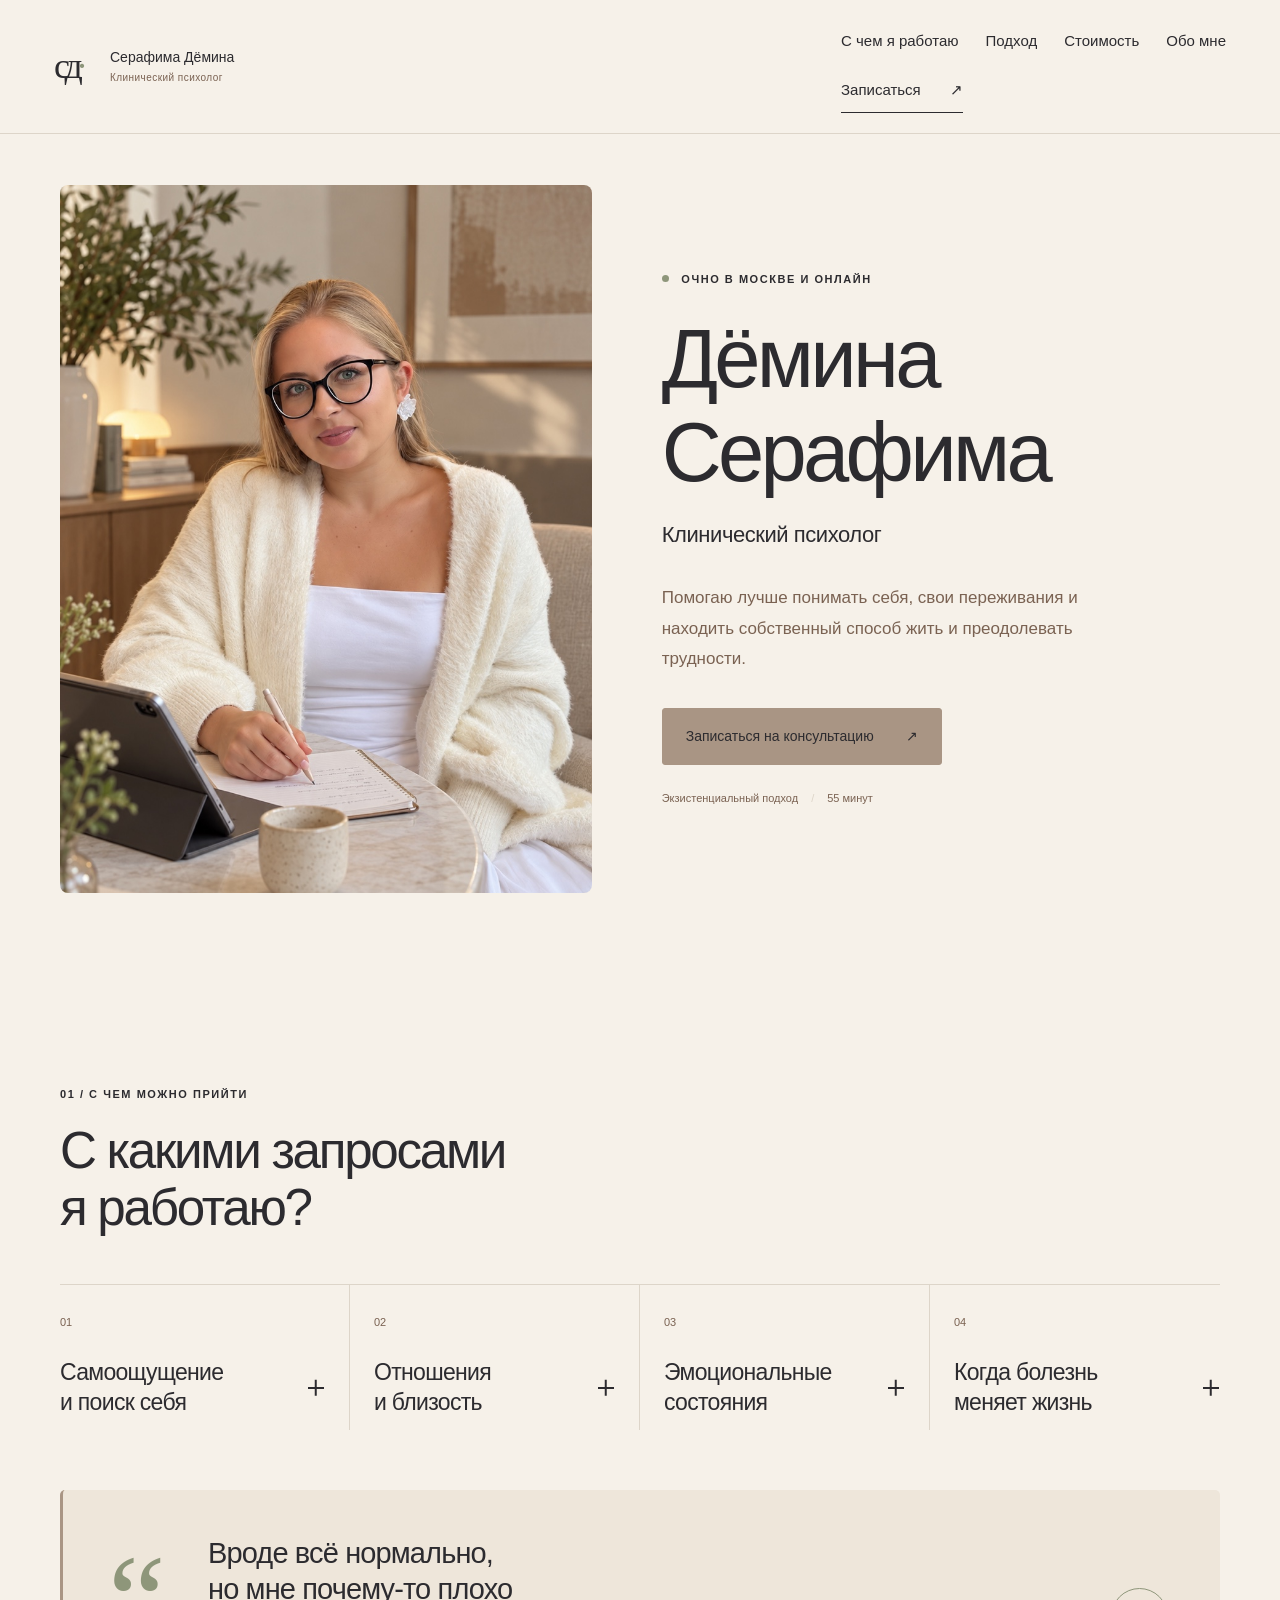
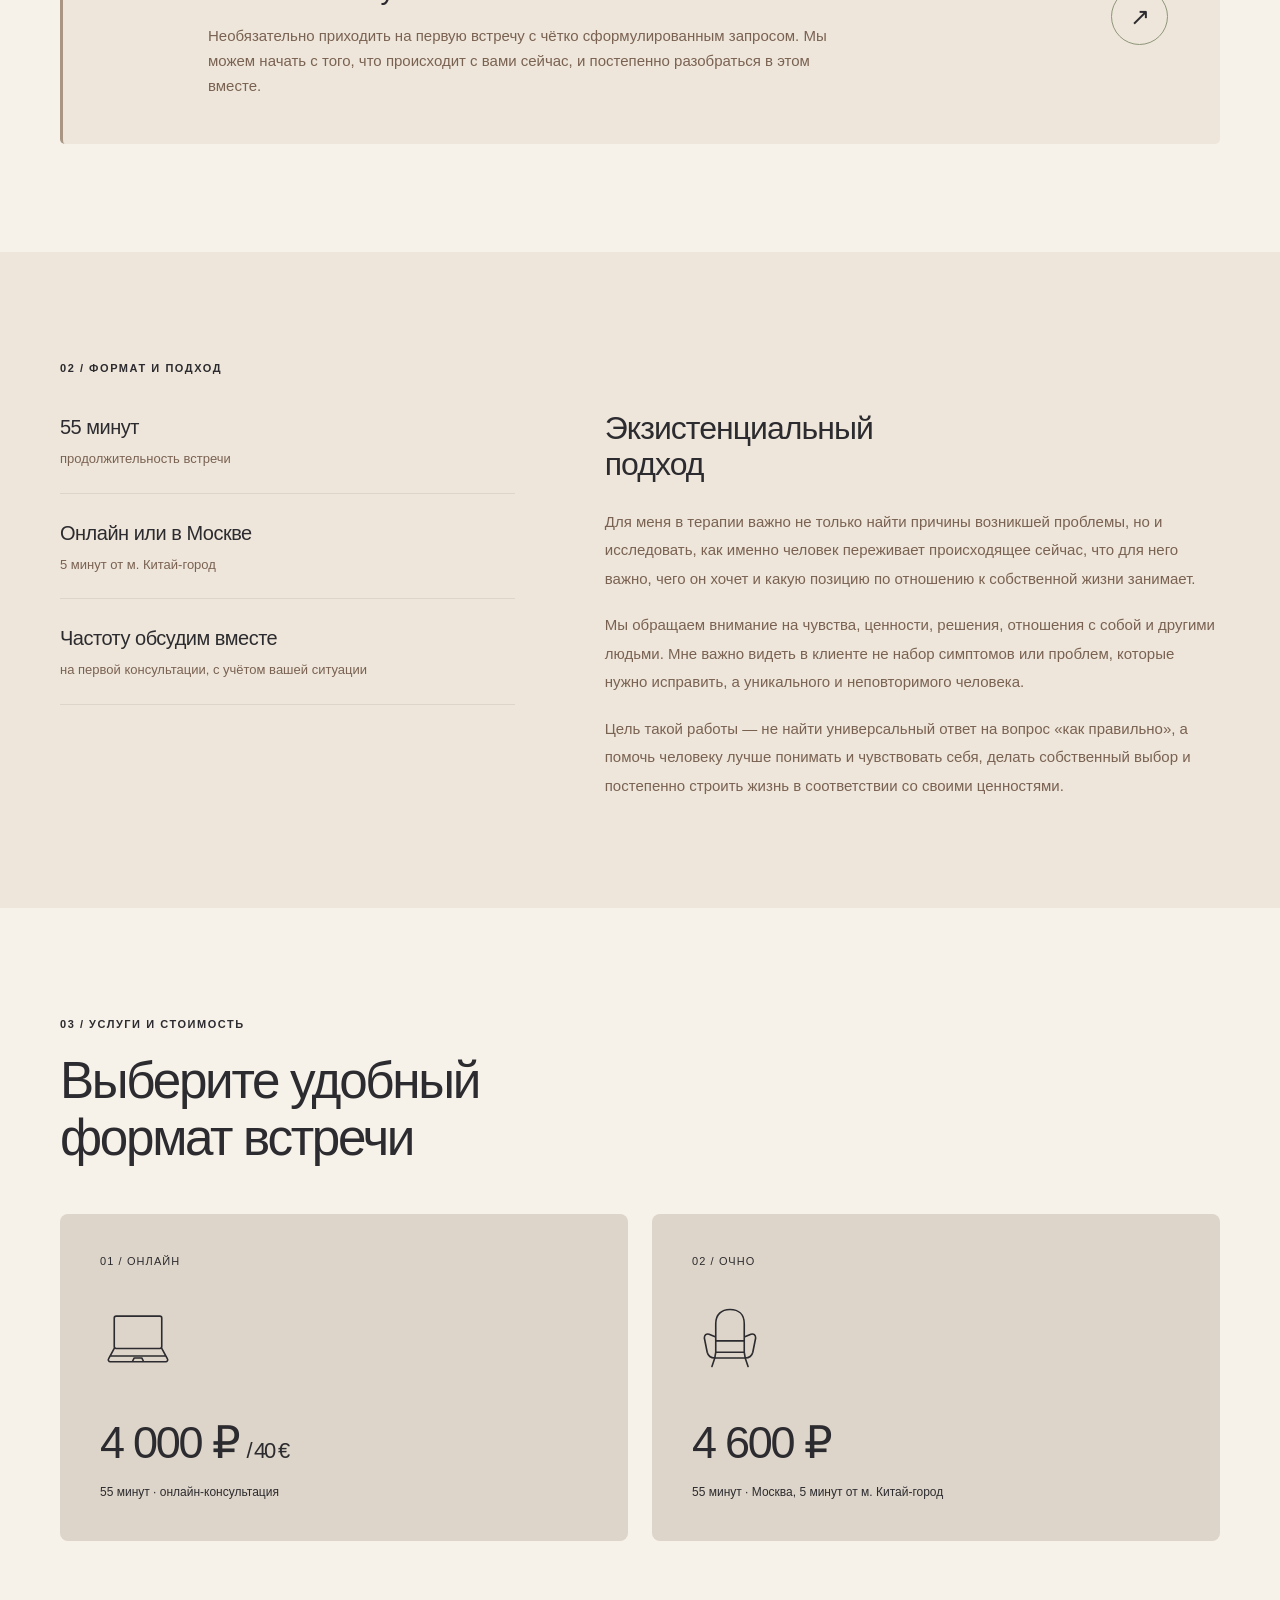
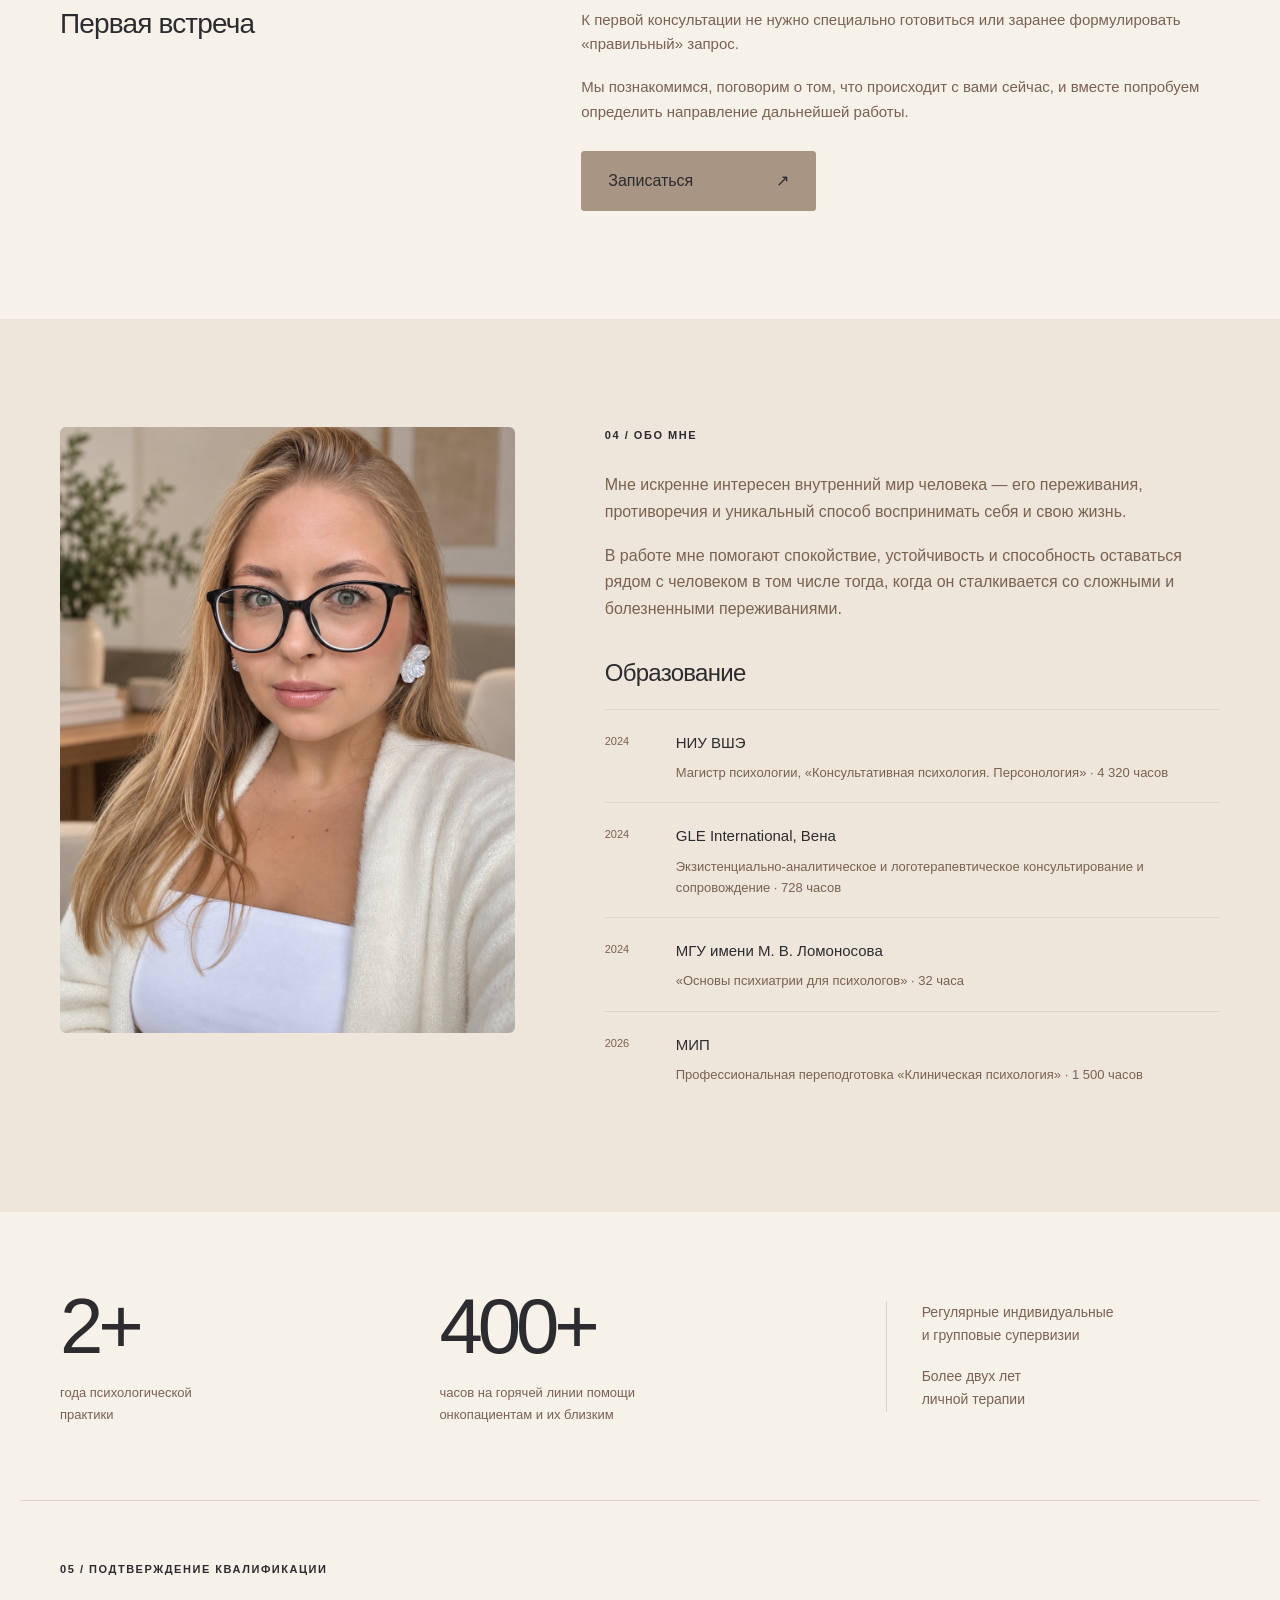
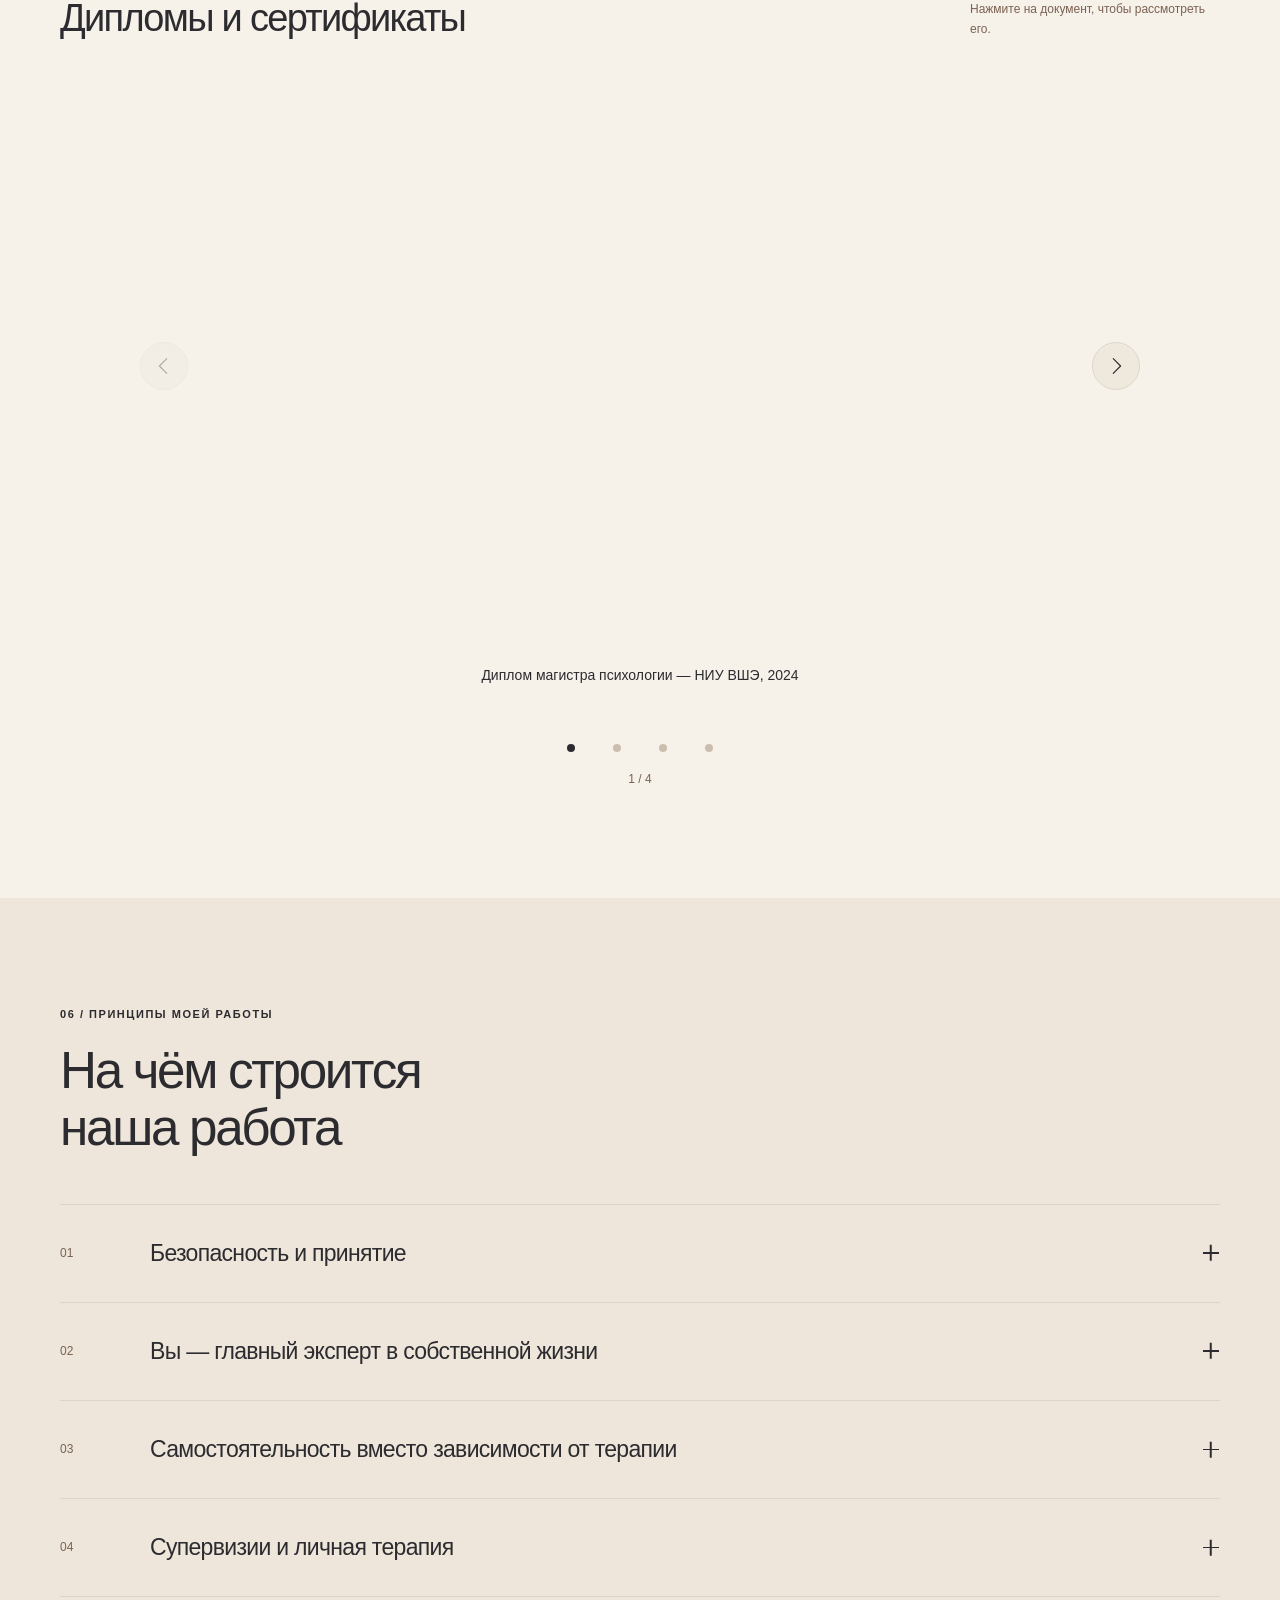
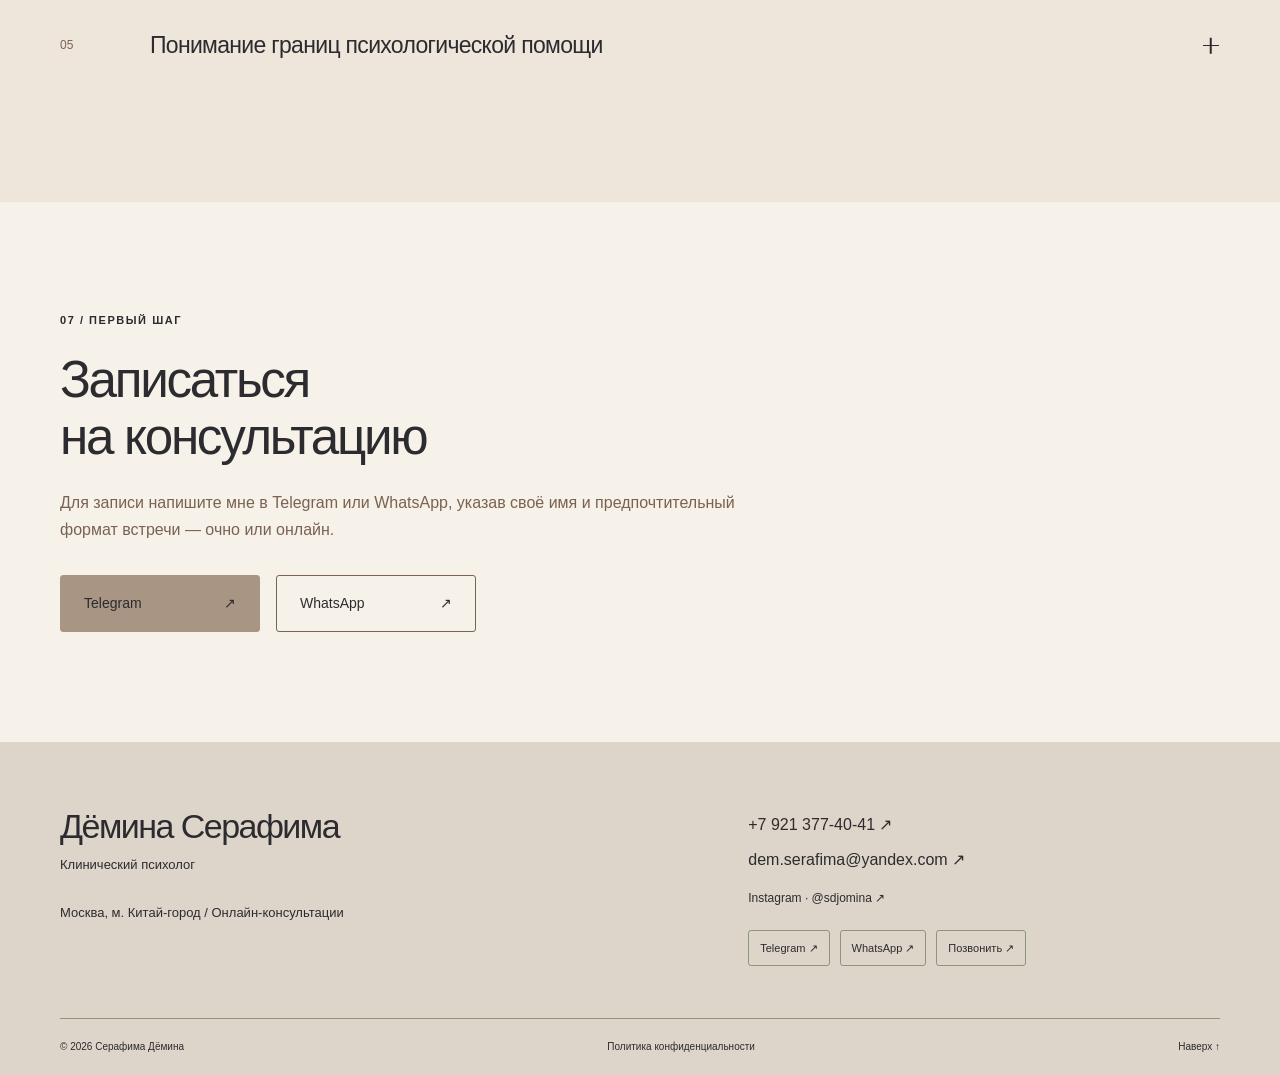
<file: site/index.html>
<!doctype html>
<html lang="ru">
<head>
  <meta charset="utf-8"><meta name="viewport" content="width=device-width,initial-scale=1">
  <title>Серафима Дёмина — клинический психолог</title>
  <meta name="description" content="Серафима Дёмина. Клинический психолог, экзистенциальный подход. Консультации онлайн и в Москве, у метро Китай-город. 55 минут.">
  <meta name="robots" content="index,follow">
  <link rel="canonical" href="https://serafima-demina.com/">
  <meta property="og:url" content="https://serafima-demina.com/">
  <meta name="theme-color" content="#F6F1E9">
  <meta property="og:title" content="Серафима Дёмина — клинический психолог">
  <meta property="og:description" content="Понимать себя и находить собственный способ жить. Очно в Москве и онлайн.">
  <meta property="og:type" content="website">
  <link rel="icon" href="assets/favicon.svg" type="image/svg+xml">
  <link rel="stylesheet" href="style.css"><script src="config.js?v=20261103-launch" defer></script><script src="app.js?v=20261103-launch" defer></script><script src="gallery.js" defer></script>
</head>
<body>
<a class="skip" href="#main">Перейти к содержимому</a>
<header class="header"><div class="header-inner">
  <a class="wordmark" href="#home"><span class="monogram" aria-hidden="true">сд<span>·</span></span><span>Серафима Дёмина<small>Клинический психолог</small></span></a>
  <button type="button" class="menu-toggle" aria-expanded="false" aria-controls="navigation">Меню <span aria-hidden="true">☰</span></button>
  <nav id="navigation" aria-label="Основная навигация"><a href="#requests">С чем я работаю</a><a href="#format">Подход</a><a href="#prices">Стоимость</a><a href="#about">Обо мне</a><a class="nav-cta" href="#booking">Записаться <span aria-hidden="true">↗</span></a></nav>
</div></header>
<main id="main">
<section class="hero wrap" id="home" aria-labelledby="hero-name">
  <div class="hero-visual"><img id="hero-photo" class="portrait" src="assets/serafima-hero.jpg" alt="Серафима Дёмина" width="864" height="1536" fetchpriority="high"><div class="photo-placeholder" id="hero-fallback" hidden><span>Место для фотографии</span></div></div>
  <div class="hero-copy"><p class="eyebrow"><span class="dot"></span> Очно в Москве и онлайн</p><h1 id="hero-name">Дёмина<br>Серафима</h1><p class="profession">Клинический психолог</p><p class="hero-intro">Помогаю лучше понимать себя, свои переживания и находить собственный способ жить и преодолевать трудности.</p><a class="button" href="#booking">Записаться на консультацию <span aria-hidden="true">↗</span></a><div class="hero-meta"><span>Экзистенциальный подход</span><span>55 минут</span></div></div>
</section>
<section class="section wrap" id="requests" aria-labelledby="requests-title">
  <div class="section-heading"><p class="eyebrow">01 / С чем можно прийти</p><h2 id="requests-title">С какими запросами<br>я работаю?</h2></div>
  <div class="requests-grid">
    <article class="request"><h3><button class="request-toggle" type="button" id="request-toggle-01" aria-expanded="false" aria-controls="request-panel-01"><span class="small-number">01</span><span class="request-title">Самоощущение<br> и поиск себя</span><span class="request-icon" aria-hidden="true"></span></button></h3><div class="request-panel" id="request-panel-01" role="region" aria-labelledby="request-toggle-01" inert><div class="request-content"><ul><li>Низкая самооценка</li><li>Непонимание себя</li><li>Сложности с пониманием собственных желаний и целей</li><li>Потеря привычных ориентиров</li><li>Личностные кризисы</li></ul></div></div></article>
    <article class="request"><h3><button class="request-toggle" type="button" id="request-toggle-02" aria-expanded="false" aria-controls="request-panel-02"><span class="small-number">02</span><span class="request-title">Отношения<br> и близость</span><span class="request-icon" aria-hidden="true"></span></button></h3><div class="request-panel" id="request-panel-02" role="region" aria-labelledby="request-toggle-02" inert><div class="request-content"><ul><li>Сложности в отношениях</li><li>Чувство одиночества</li><li>Трудности в понимании себя в отношениях с другими</li></ul></div></div></article>
    <article class="request"><h3><button class="request-toggle" type="button" id="request-toggle-03" aria-expanded="false" aria-controls="request-panel-03"><span class="small-number">03</span><span class="request-title">Эмоциональные<br> состояния</span><span class="request-icon" aria-hidden="true"></span></button></h3><div class="request-panel" id="request-panel-03" role="region" aria-labelledby="request-toggle-03" inert><div class="request-content"><ul><li>Тревога и постоянное внутреннее напряжение</li><li>Эмоциональное выгорание</li><li>Апатия, депрессивные состояния</li></ul></div></div></article>
    <article class="request"><h3><button class="request-toggle" type="button" id="request-toggle-04" aria-expanded="false" aria-controls="request-panel-04"><span class="small-number">04</span><span class="request-title">Когда болезнь<br> меняет жизнь</span><span class="request-icon" aria-hidden="true"></span></button></h3><div class="request-panel" id="request-panel-04" role="region" aria-labelledby="request-toggle-04" inert><div class="request-content"><p>Психологическая поддержка, если вы или ваш близкий столкнулись с онкологическим диагнозом, лечением и связанными с ними изменениями.</p></div></div></article>
  </div>
  <aside class="no-request"><span class="quote-mark" aria-hidden="true">“</span><div><h3>Вроде всё нормально,<br>но мне почему-то плохо</h3><p>Необязательно приходить на первую встречу с чётко сформулированным запросом. Мы можем начать с того, что происходит с вами сейчас, и постепенно разобраться в этом вместе.</p></div><a class="circle-link" href="#booking" aria-label="Перейти к записи на первую встречу">↗</a></aside>
</section>
<section class="approach section" id="format" aria-labelledby="format-title"><div class="wrap">
  <h2 class="eyebrow" id="format-title">02 / Формат и подход</h2>
  <div class="approach-grid"><div class="format-facts"><div><strong>55 минут</strong><span>продолжительность встречи</span></div><div><strong>Онлайн или в Москве</strong><span>5 минут от м. Китай-город</span></div><div><strong>Частоту обсудим вместе</strong><span>на первой консультации, с учётом вашей ситуации</span></div></div>
  <div class="approach-copy"><h3>Экзистенциальный<br>подход</h3><div><p>Для меня в терапии важно не только найти причины возникшей проблемы, но и исследовать, как именно человек переживает происходящее сейчас, что для него важно, чего он хочет и какую позицию по отношению к собственной жизни занимает.</p><p>Мы обращаем внимание на чувства, ценности, решения, отношения с собой и другими людьми. Мне важно видеть в клиенте не набор симптомов или проблем, которые нужно исправить, а уникального и неповторимого человека.</p><p>Цель такой работы — не найти универсальный ответ на вопрос «как правильно», а помочь человеку лучше понимать и чувствовать себя, делать собственный выбор и постепенно строить жизнь в соответствии со своими ценностями.</p></div></div></div>
</div></section>
<section class="section wrap" id="prices" aria-labelledby="prices-title"><div class="section-heading"><p class="eyebrow">03 / Услуги и стоимость</p><h2 id="prices-title">Выберите удобный<br>формат встречи</h2></div><div class="prices-grid">
  <article class="price-card" aria-label="Онлайн-консультация"><div class="price-card-top"><span>01 / Онлайн</span></div><svg class="service-icon" viewBox="0 0 80 80" aria-hidden="true" focusable="false"><rect x="15" y="17" width="50" height="34" rx="2"/><path d="M15 51 9 62a2 2 0 0 0 2 3h58a2 2 0 0 0 2-3l-6-11M11 59h58M34 65l2-4h8l2 4"/></svg><p class="price"><span data-value="onlineRub">4 000 ₽</span><small>/ <span data-value="onlineEur">40 €</span></small></p><p>55 минут · онлайн-консультация</p></article>
  <article class="price-card" aria-label="Очная консультация"><div class="price-card-top"><span>02 / Очно</span></div><svg class="service-icon" viewBox="0 0 80 80" aria-hidden="true" focusable="false"><path d="M25 43V25c0-10 6-15 15-15s15 5 15 15v18M25 39l-7-3c-3-1-5 1-5 4l3 15c1 4 4 6 8 6h32c4 0 7-2 8-6l3-15c0-3-2-5-5-4l-7 3M24 61l-3 9M56 61l3 9M25 43h30v12H25zM25 55l-1 6M55 55l1 6"/></svg><p class="price" data-value="offlineRub">4 600 ₽</p><p>55 минут · Москва, 5 минут от м. Китай-город</p></article>
</div><div class="first-meeting"><h3>Первая встреча</h3><div><p>К первой консультации не нужно специально готовиться или заранее формулировать «правильный» запрос.</p><p>Мы познакомимся, поговорим о том, что происходит с вами сейчас, и вместе попробуем определить направление дальнейшей работы.</p><a class="button first-meeting-cta" href="#booking">Записаться <span aria-hidden="true">↗</span></a></div></div></section>
<section class="section about" id="about" aria-labelledby="about-title"><div class="wrap about-grid"><div class="about-visual"><img id="about-photo" class="portrait" src="assets/serafima-about.jpg" alt="Серафима Дёмина — клинический психолог" width="1086" height="1448" loading="lazy"><div class="photo-placeholder" id="about-fallback" hidden><span>Место для фотографии</span></div></div><div><h2 class="eyebrow" id="about-title">04 / Обо мне</h2><div class="about-intro"><p>Мне искренне интересен внутренний мир человека — его переживания, противоречия и уникальный способ воспринимать себя и свою жизнь.</p><p>В работе мне помогают спокойствие, устойчивость и способность оставаться рядом с человеком в том числе тогда, когда он сталкивается со сложными и болезненными переживаниями.</p></div><h3 class="education-heading">Образование</h3><ol class="education"><li><span>2024</span><div><strong>НИУ ВШЭ</strong><p>Магистр психологии, «Консультативная психология. Персонология» · 4 320 часов</p></div></li><li><span>2024</span><div><strong>GLE International, Вена</strong><p>Экзистенциально-аналитическое и логотерапевтическое консультирование и сопровождение · 728 часов</p></div></li><li><span>2024</span><div><strong>МГУ имени М. В. Ломоносова</strong><p>«Основы психиатрии для психологов» · 32 часа</p></div></li><li><span>2026</span><div><strong>МИП</strong><p>Профессиональная переподготовка «Клиническая психология» · 1 500 часов</p></div></li></ol></div></div></section>
<section class="experience wrap" id="experience" aria-label="Профессиональный опыт"><div class="stat"><strong>2+</strong><p>года психологической<br>практики</p></div><div class="stat"><strong>400+</strong><p>часов на горячей линии помощи<br>онкопациентам и их близким</p></div><div class="experience-notes"><p>Регулярные индивидуальные<br>и групповые супервизии</p><p>Более двух лет<br>личной терапии</p></div></section>
<section class="section wrap certificates" id="certificates" aria-labelledby="cert-title"><div class="section-heading compact"><div><p class="eyebrow">05 / Подтверждение квалификации</p><h2 id="cert-title">Дипломы и сертификаты</h2></div><p id="cert-note">Нажмите на документ, чтобы рассмотреть его.</p></div><div class="document-carousel" id="certificate-carousel" role="region" aria-roledescription="карусель" aria-label="Дипломы и сертификаты" tabindex="0">
  <div class="carousel-stage"><div class="carousel-viewport" id="certificate-viewport"><div class="carousel-track" id="certificate-track"></div></div>
    <button class="carousel-arrow carousel-prev" id="certificate-prev" type="button" aria-label="Предыдущий документ" aria-controls="certificate-track"><svg viewBox="0 0 24 24" aria-hidden="true" focusable="false"><path d="M15 4 7 12l8 8"/></svg></button>
    <button class="carousel-arrow carousel-next" id="certificate-next" type="button" aria-label="Следующий документ" aria-controls="certificate-track"><svg viewBox="0 0 24 24" aria-hidden="true" focusable="false"><path d="M15 4 7 12l8 8"/></svg></button>
  </div><div class="carousel-pagination" id="certificate-pagination" role="group" aria-label="Выбрать документ"></div>
  <p class="carousel-counter" id="certificate-counter" aria-live="polite" aria-atomic="true"></p>
</div></section>
<section class="section principles" id="principles" aria-labelledby="principles-title"><div class="wrap"><div class="section-heading"><p class="eyebrow">06 / Принципы моей работы</p><h2 id="principles-title">На чём строится<br>наша работа</h2></div><div class="principle-list">
<article><h3><button class="principle-toggle" id="principle-toggle-1" type="button" aria-expanded="false" aria-controls="principle-panel-1"><span class="principle-number">01</span><span class="principle-title">Безопасность и принятие</span><span class="request-icon" aria-hidden="true"></span></button></h3><div class="principle-panel request-panel" id="principle-panel-1" role="region" aria-labelledby="principle-toggle-1" inert><div class="request-content"><div class="principle-copy"><p>Мне важно создать пространство, в котором можно говорить о сложных, противоречивых и уязвимых переживаниях без страха оценки.</p></div></div></div></article>
<article><h3><button class="principle-toggle" id="principle-toggle-2" type="button" aria-expanded="false" aria-controls="principle-panel-2"><span class="principle-number">02</span><span class="principle-title">Вы — главный эксперт в собственной жизни</span><span class="request-icon" aria-hidden="true"></span></button></h3><div class="principle-panel request-panel" id="principle-panel-2" role="region" aria-labelledby="principle-toggle-2" inert><div class="request-content"><div class="principle-copy"><p>Я не считаю, что психолог знает, как «правильно» жить. Моя задача — сопровождать вас в исследовании себя, помогая находить собственные ответы.</p></div></div></div></article>
<article><h3><button class="principle-toggle" id="principle-toggle-3" type="button" aria-expanded="false" aria-controls="principle-panel-3"><span class="principle-number">03</span><span class="principle-title">Самостоятельность вместо зависимости от терапии</span><span class="request-icon" aria-hidden="true"></span></button></h3><div class="principle-panel request-panel" id="principle-panel-3" role="region" aria-labelledby="principle-toggle-3" inert><div class="request-content"><div class="principle-copy"><p>Я рассматриваю терапию как процесс, у которого может быть завершение. Мне важно, чтобы со временем человек всё меньше нуждался в моей поддержке и всё больше мог опираться на собственное понимание себя, свои решения и внутренние ресурсы.</p></div></div></div></article>
<article><h3><button class="principle-toggle" id="principle-toggle-4" type="button" aria-expanded="false" aria-controls="principle-panel-4"><span class="principle-number">04</span><span class="principle-title">Супервизии и личная терапия</span><span class="request-icon" aria-hidden="true"></span></button></h3><div class="principle-panel request-panel" id="principle-panel-4" role="region" aria-labelledby="principle-toggle-4" inert><div class="request-content"><div class="principle-copy"><p>Я регулярно прохожу супервизии и более двух лет нахожусь в личной терапии. Это часть моей профессиональной ответственности и способ сохранять качество и безопасность работы.</p></div></div></div></article>
<article><h3><button class="principle-toggle" id="principle-toggle-5" type="button" aria-expanded="false" aria-controls="principle-panel-5"><span class="principle-number">05</span><span class="principle-title">Понимание границ психологической помощи</span><span class="request-icon" aria-hidden="true"></span></button></h3><div class="principle-panel request-panel" id="principle-panel-5" role="region" aria-labelledby="principle-toggle-5" inert><div class="request-content"><div class="principle-copy"><p>Клиническая подготовка позволяет мне учитывать возможные проявления психических расстройств и работать с клиентами, имеющими психиатрический диагноз, когда психологическая помощь показана.</p><p>Если я вижу, что одной психотерапии недостаточно, я скажу об этом и предложу консультацию врача. При необходимости готова работать в паре с психиатром или неврологом.</p><p>Для меня важно не продолжать терапию бесконечно, если выбранный формат помощи не работает или его недостаточно.</p></div></div></div></article>
</div></div></section>
<section class="section wrap booking" id="booking" aria-labelledby="booking-title">
  <p class="eyebrow">07 / Первый шаг</p>
  <h2 id="booking-title">Записаться<br>на консультацию</h2>
  <p class="booking-intro">Для записи напишите мне в Telegram или WhatsApp, указав своё имя и предпочтительный формат встречи — очно или онлайн.</p>
  <div class="booking-actions"><a class="button" data-contact="telegram" href="https://t.me/Serafima99" target="_blank" rel="noopener noreferrer">Telegram <span aria-hidden="true">↗</span></a><a class="button button-outline" data-contact="whatsapp" href="https://wa.me/79213774041" target="_blank" rel="noopener noreferrer">WhatsApp <span aria-hidden="true">↗</span></a></div>
</section>
</main>
<footer class="footer" id="contacts"><div class="wrap"><div class="footer-main"><div><h2>Дёмина Серафима</h2><p>Клинический психолог</p><p>Москва, м. Китай-город / Онлайн-консультации</p></div><div class="contact-list"><a data-contact="phone" href="tel:+79213774041">+7 921 377-40-41 ↗</a><a data-contact="email" href="mailto:dem.serafima@yandex.com">dem.serafima@yandex.com ↗</a><a data-contact="instagram" href="https://www.instagram.com/sdjomina/" target="_blank" rel="noopener noreferrer">Instagram · @sdjomina ↗</a><div class="footer-buttons"><a data-contact="telegram" href="https://t.me/Serafima99" target="_blank" rel="noopener noreferrer">Telegram ↗</a><a data-contact="whatsapp" href="https://wa.me/79213774041" target="_blank" rel="noopener noreferrer">WhatsApp ↗</a><a data-contact="phone" href="tel:+79213774041">Позвонить ↗</a></div></div></div><div class="footer-bottom"><span>© 2026 Серафима Дёмина</span><a href="privacy.html">Политика конфиденциальности</a><a href="#home">Наверх ↑</a></div></div></footer>

<dialog id="image-dialog" aria-label="Дипломы и сертификаты — увеличенный просмотр">
  <div class="lightbox-toolbar"><span id="lightbox-counter" class="lightbox-counter"></span><div class="zoom-controls" role="group" aria-label="Масштаб документа"><button type="button" id="zoom-out" aria-label="Уменьшить документ">−</button><button type="button" id="zoom-reset" aria-label="Сбросить масштаб">100%</button><button type="button" id="zoom-in" aria-label="Увеличить документ">+</button></div><button class="lightbox-close" type="button" data-close aria-label="Закрыть документ">×</button></div>
  <div class="lightbox-stage"><div class="lightbox-viewport" id="lightbox-viewport"><div class="lightbox-track" id="lightbox-track"></div></div><button class="carousel-arrow carousel-prev" id="lightbox-prev" type="button" aria-label="Предыдущий документ" aria-controls="lightbox-track"><svg viewBox="0 0 24 24" aria-hidden="true" focusable="false"><path d="M15 4 7 12l8 8"/></svg></button><button class="carousel-arrow carousel-next" id="lightbox-next" type="button" aria-label="Следующий документ" aria-controls="lightbox-track"><svg viewBox="0 0 24 24" aria-hidden="true" focusable="false"><path d="M15 4 7 12l8 8"/></svg></button></div>
  <div class="lightbox-footer"><p id="lightbox-caption" aria-live="polite" aria-atomic="true"></p><p class="lightbox-hint">Увеличивайте кнопками или двумя пальцами. Увеличенный документ можно перемещать.</p></div>
</dialog>
</body></html>
</file>
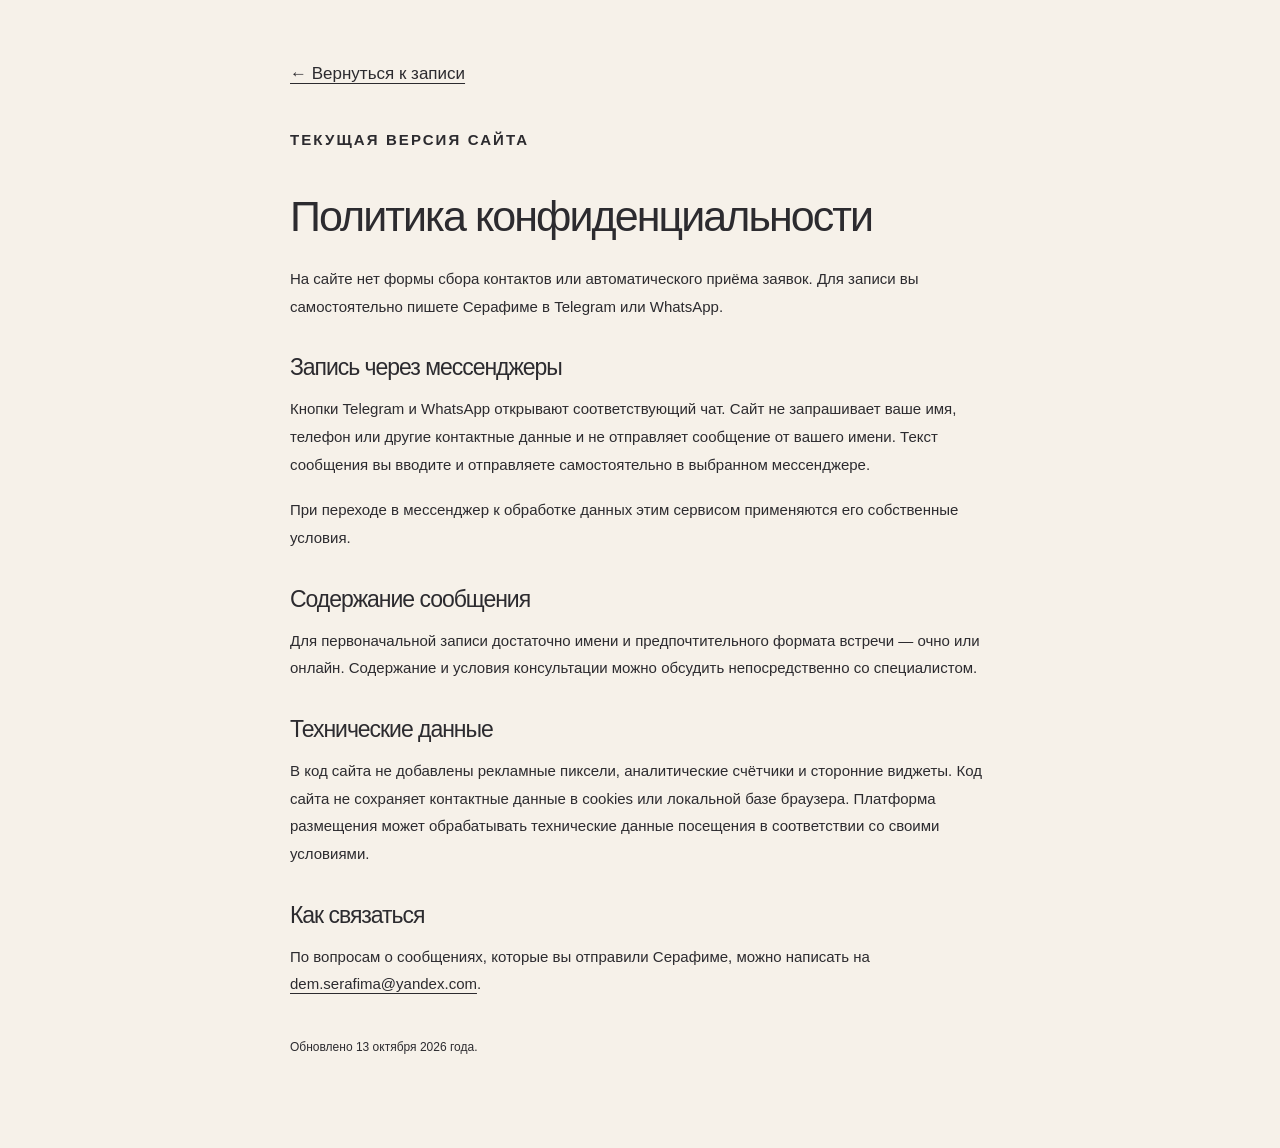
<file: site/privacy.html>
<!doctype html>
<html lang="ru"><head><meta charset="utf-8"><meta name="viewport" content="width=device-width,initial-scale=1"><meta name="robots" content="noindex,nofollow"><title>Конфиденциальность — Серафима Дёмина</title><link rel="stylesheet" href="style.css"><link rel="icon" href="assets/favicon.svg" type="image/svg+xml"></head>
<body><main class="policy"><a href="index.html#booking">← Вернуться к записи</a><p class="eyebrow" style="margin-top:38px">Текущая версия сайта</p><h1>Политика конфиденциальности</h1>
<p>На сайте нет формы сбора контактов или автоматического приёма заявок. Для записи вы самостоятельно пишете Серафиме в Telegram или WhatsApp.</p>
<h2>Запись через мессенджеры</h2><p>Кнопки Telegram и WhatsApp открывают соответствующий чат. Сайт не запрашивает ваше имя, телефон или другие контактные данные и не отправляет сообщение от вашего имени. Текст сообщения вы вводите и отправляете самостоятельно в выбранном мессенджере.</p><p>При переходе в мессенджер к обработке данных этим сервисом применяются его собственные условия.</p>
<h2>Содержание сообщения</h2><p>Для первоначальной записи достаточно имени и предпочтительного формата встречи — очно или онлайн. Содержание и условия консультации можно обсудить непосредственно со специалистом.</p>
<h2>Технические данные</h2><p>В код сайта не добавлены рекламные пиксели, аналитические счётчики и сторонние виджеты. Код сайта не сохраняет контактные данные в cookies или локальной базе браузера. Платформа размещения может обрабатывать технические данные посещения в соответствии со своими условиями.</p>
<h2>Как связаться</h2><p>По вопросам о сообщениях, которые вы отправили Серафиме, можно написать на <a href="mailto:dem.serafima@yandex.com">dem.serafima@yandex.com</a>.</p>
<p style="margin-top:38px;font-size:12px">Обновлено 13 октября 2026 года.</p></main></body></html>
</file>
<file: site/style.css>
:root{--paper:#f6f1e9;--surface:#eee6da;--card:#ddd5c9;--sand:#ccbeae;--ink:#2c2b2f;--muted:#7a6252;--line:#ddd5c9;--olive:#8e967a;--sage:#ddd5c9;--blush:#a99584;--peach:#ccbeae;--photo:#eee6da;--green:#a99584;--green-hover:#7a6252;--header-height:100px;--radius:8px;--width:1240px}
*{box-sizing:border-box}
html{scroll-behavior:smooth;scroll-padding-top:calc(var(--header-height) + 24px)}
body{margin:0;background:var(--paper);color:var(--ink);font-family:"Manrope", "Avenir Next", "Segoe UI",Arial,sans-serif;font-size:17px;line-height:1.65;-webkit-font-smoothing:antialiased}
h1,h2,h3,p{margin:0}
a{color:inherit;text-decoration:none}
button,input,textarea{font:inherit}
button,a,input,textarea{-webkit-tap-highlight-color:transparent}
a,button{touch-action:manipulation}
button{cursor:pointer}
button:disabled{cursor:wait}
img{display:block;max-width:100%}
button:focus-visible,a:focus-visible,input:focus-visible,textarea:focus-visible{outline:3px solid var(--ink);outline-offset:5px}
a:hover{color:var(--ink)}
p+p{margin-top:18px}
h1,h2,h3{font-weight:400;letter-spacing:-.045em;line-height:1.12}
h1{font-size:clamp(56px,6.5vw,92px)}
h2{font-size:clamp(34px,4vw,52px)}
h3{font-size:27px;letter-spacing:-.03em}
ul{padding-left:18px;margin:22px 0 0}
li+li{margin-top:8px}
li::marker{color:var(--olive)}
.wrap{max-width:var(--width);padding-inline:40px;margin:auto}
.section{padding-top:108px;padding-bottom:108px}
.eyebrow{text-transform:uppercase;letter-spacing:.14em;font-size:11px;font-weight:600;line-height:1.6}
.dot{width:7px;height:7px;background:var(--olive);border-radius:50%;display:inline-block;margin:0 8px 1px 0}
.review-bar{min-height:34px;background:var(--surface);position:relative;text-align:center;padding:7px 44px;font-size:11px;line-height:20px;color:var(--muted)}
.review-bar span{opacity:.85;margin-left:20px}
.review-bar button{position:absolute;right:20px;top:0;border:0;background:transparent;font-size:22px;color:inherit;min-width:34px;min-height:34px}
.header{position:sticky;top:0;z-index:20;background:var(--paper);border-bottom:1px solid var(--line)}
.wordmark{display:flex;align-items:center;gap:13px;font-size:14px;line-height:1.3}
.wordmark small{font-size:10px;color:var(--muted);display:block;margin-top:5px;letter-spacing:.045em}
.monogram{font-family:Georgia,serif;font-size:36px;letter-spacing:-.15em;display:block;width:43px}
.monogram span{color:var(--olive)}
.header nav{display:grid;grid-template-columns:repeat(4,max-content);align-items:center;gap:6px 27px;font-size:15px}
.header nav a{white-space:nowrap}
.header nav .nav-cta{grid-column:1/-1;justify-self:start}
.header nav a{padding-block:9px}
.nav-cta{border-bottom:1px solid var(--ink)}
.nav-cta span{margin-left:25px}
.menu-toggle{display:none}
.hero{display:grid;grid-template-columns:1fr 1.05fr;gap:70px;padding-top:51px;padding-bottom:85px;align-items:center}
.hero-copy{grid-column:2;grid-row:1}
.hero-visual{grid-column:1;grid-row:1}
.hero .eyebrow{margin-bottom:24px}
.profession{font-size:22px;margin-top:18px;letter-spacing:-.02em}
.hero-intro{max-width:475px;margin-top:30px;font-size:17px;color:var(--muted);line-height:1.8}
.button{display:inline-flex;align-items:center;justify-content:space-between;gap:32px;border:1px solid var(--green);border-radius:3px;background:var(--green);color:var(--ink);padding:17px 23px;font-size:14px;line-height:1.5;transition:background .2s,color .2s,transform .2s}
.button:hover{background:var(--green-hover);color:var(--paper);transform:translateY(-1px)}
.hero .button{margin-top:33px}
.hero-meta{display:flex;flex-wrap:wrap;gap:13px;font-size:11px;color:var(--muted);margin-top:24px}
.hero-meta span+span:before{content:"/";margin-right:13px;color:var(--line)}
.hero-visual{position:relative;align-self:center;width:100%;aspect-ratio:3/4;overflow:hidden;border-radius:var(--radius)}
.portrait{position:absolute;inset:0;width:100%;height:100%;object-fit:cover;object-position:center 30%}
.section-heading{margin-bottom:47px}
.section-heading h2{margin-top:18px}
.section-heading>p:last-child:not(.eyebrow){margin-top:24px;color:var(--muted)}
.requests-grid{display:grid;grid-template-columns:repeat(4,1fr);gap:0;border-top:1px solid var(--line)}
.request{padding:28px 24px 12px;border-right:1px solid var(--line)}
.request:first-child{padding-left:0}
.request:last-child{border:0;padding-right:0}
.small-number{font-size:11px;color:var(--muted)}
.request h3{font-size:23px;line-height:1.3;margin-top:27px;min-height:60px}
.request p,.request ul{font-size:14px;color:var(--muted);line-height:1.8}
.request p{margin-top:22px}
/* Request accordions retain the existing card grid and typography. */
.request h3{margin-top:0;min-height:0}
.request-toggle{display:grid;grid-template-columns:minmax(0,1fr) 18px;gap:27px 12px;align-items:center;width:100%;min-height:44px;padding:0;border:0;border-radius:0;background:transparent;color:inherit;font:inherit;letter-spacing:inherit;line-height:inherit;text-align:left}
.request-toggle .small-number{grid-column:1/-1;font-weight:400;letter-spacing:normal;line-height:1.65}
.request-title{min-width:0;min-height:60px;overflow-wrap:anywhere}
.request-icon{position:relative;display:block;width:18px;height:18px}
.request-icon::before,.request-icon::after{content:"";position:absolute;background:currentColor;inset:8.25px 1px;height:1.5px}
.request-icon::after{transform:rotate(90deg);transition:transform 320ms ease-in-out,opacity 320ms ease-in-out}
.request-toggle[aria-expanded="true"] .request-icon::after,.principle-toggle[aria-expanded="true"] .request-icon::after{transform:rotate(0);opacity:0}
.request-panel{display:grid;grid-template-rows:0fr;opacity:0;visibility:hidden;transition:grid-template-rows 320ms ease-in-out,opacity 320ms ease-in-out,visibility 320ms;overflow-anchor:none}
.request-panel.is-open{grid-template-rows:1fr;opacity:1;visibility:visible}
.request-content{min-height:0;overflow:hidden}
.no-request{display:grid;grid-template-columns:70px 1fr 64px;align-items:center;gap:30px;margin-top:60px;padding:45px;background:var(--surface);border-left:3px solid var(--blush);border-radius:5px}
.quote-mark{font-family:Georgia,serif;font-size:130px;line-height:1;align-self:start;color:var(--olive)}
.no-request h3{font-size:29px;line-height:1.25}
.no-request p{margin-top:17px;max-width:650px;font-size:15px;color:var(--muted)}
.circle-link{display:flex;width:57px;height:57px;align-items:center;justify-content:center;border:1px solid var(--olive);border-radius:50%;font-size:24px}
.approach{background:var(--surface)}
.format-facts{padding-top:0}
.format-facts>div{padding:0 0 23px;margin-bottom:23px;border-bottom:1px solid var(--line)}
.format-facts strong{display:block;font-size:20px;font-weight:400;letter-spacing:-.025em}
.format-facts span{display:block;margin-top:4px;font-size:13px;color:var(--muted)}
.prices-grid{display:grid;grid-template-columns:1fr 1fr;gap:24px}
.price-card{padding:38px 40px;background:var(--card);border-radius:var(--radius)}
.price-card-top{display:flex;justify-content:space-between;font-size:11px;text-transform:uppercase;letter-spacing:.1em}
.service-icon{display:block;width:76px;height:76px;margin-top:30px;fill:none;stroke:var(--ink);stroke-width:1.7;stroke-linecap:round;stroke-linejoin:round}
.price{font-size:45px;line-height:1.2;letter-spacing:-.05em;margin-top:40px}
.price small{font-size:22px;margin-left:8px;color:var(--muted)}
.price-card>p:not(.price){font-size:12px;margin-top:13px;color:var(--muted)}
.button-outline{background:transparent;color:var(--ink);border-color:var(--muted)}
.button-outline:hover{background:var(--peach);color:var(--ink)}
.first-meeting{display:grid;grid-template-columns:1fr 1.4fr;gap:65px;padding:47px 0 0;margin-top:20px}
.first-meeting h3{font-size:28px}
.first-meeting p{font-size:15px;color:var(--muted)}
.text-link{display:inline-block;font-size:14px;text-decoration:underline;text-underline-offset:5px}
.about{background:var(--surface)}
.about-grid{display:grid;grid-template-columns:.85fr 1.15fr;gap:90px}
.about-intro{font-size:16px;color:var(--muted);margin-top:28px}
.about-visual{align-self:start;position:relative;width:100%;aspect-ratio:3/4;overflow:hidden;border-radius:6px}
.education-heading{margin-top:38px;font-size:24px}
.education{list-style:none;margin:22px 0 0;padding:0}
.education li{display:grid;grid-template-columns:47px 1fr;gap:24px;padding:19px 0;border-top:1px solid var(--line);margin:0}
.education li>span{font-size:11px;color:var(--muted);padding-top:3px}
.education strong{font-size:15px;font-weight:500}
.education p{font-size:13px;color:var(--muted);margin-top:5px;line-height:1.65}
.experience{display:grid;grid-template-columns:1fr 1.2fr 1fr;gap:45px;padding-top:75px;padding-bottom:75px}
.stat strong{font-size:78px;font-weight:400;letter-spacing:-.065em;line-height:1}
.stat p{margin-top:17px;font-size:13px;color:var(--muted);line-height:1.65}
.experience-notes{border-left:1px solid var(--line);padding-left:35px;align-self:center;font-size:14px;color:var(--muted)}
.certificates{padding-top:60px;border-top:1px solid var(--line)}
.compact{display:flex;justify-content:space-between;gap:50px;align-items:end}
.compact h2{font-size:38px}
.compact>p{font-size:12px;max-width:250px}
/* Documents share one fixed-size stage, independent of their proportions. */
.document-carousel{max-width:1000px;margin:auto;outline-offset:8px}
.carousel-stage{position:relative}
.carousel-viewport{overflow:hidden;touch-action:pan-y pinch-zoom}
.carousel-track,.lightbox-track{display:flex;width:100%;transition:transform 350ms ease-in-out;will-change:transform}
.certificate-slide{flex:0 0 100%;min-width:0;margin:0}
.certificate-button{display:block;width:100%;height:clamp(240px,53vw,560px);min-width:0;padding:12px 58px;border:0;background:transparent;color:var(--ink);cursor:zoom-in}
.certificate-button picture,.certificate-button img{display:block;width:100%;height:100%;object-fit:contain}
.certificate-button:focus-visible{outline-offset:-4px}
.certificate-slide figcaption{min-height:72px;padding:18px 12px 8px;text-align:center;font-size:14px;line-height:1.65;color:var(--ink);overflow-wrap:anywhere}
.carousel-arrow{position:absolute;top:calc((clamp(240px,53vw,560px) - 48px)/2);display:grid;place-items:center;width:48px;height:48px;padding:12px;border:1px solid var(--line);border-radius:50%;background:#eee6dacc;color:var(--ink)}
.carousel-prev{left:0}
.carousel-next{right:0}
.carousel-arrow svg{width:22px;height:22px;fill:none;stroke:currentColor;stroke-width:1.25;stroke-linecap:round;stroke-linejoin:round}
.carousel-next svg{transform:rotate(180deg)}
.carousel-arrow:hover:not(:disabled){background:var(--surface)}
.carousel-arrow:disabled{opacity:.35;cursor:default}
.carousel-pagination{display:flex;justify-content:center;gap:2px;margin-top:8px}
.carousel-dot{display:grid;place-items:center;width:44px;height:44px;padding:0;border:0;background:transparent;color:var(--sand)}
.carousel-dot::before{content:"";width:8px;height:8px;border-radius:50%;background:currentColor;transition:background 350ms ease-in-out}
.carousel-dot[aria-current="true"]{color:var(--ink)}
.carousel-counter{text-align:center;font-size:12px;color:var(--muted);min-height:20px}
.principles{background:var(--surface)}
.principle-list article{border-top:1px solid var(--line);overflow-anchor:none}
.principle-toggle{display:grid;grid-template-columns:55px minmax(0,1fr) 18px;align-items:center;gap:35px;width:100%;min-height:44px;padding:33px 0;border:0;border-radius:0;background:transparent;color:inherit;font:inherit;letter-spacing:inherit;line-height:inherit;text-align:left}
.principle-number{font-size:12px;font-weight:400;color:var(--muted);letter-spacing:normal;line-height:1.65;align-self:start;padding-top:6px}
.principle-title{min-width:0;overflow-wrap:anywhere}
.principle-panel{padding-left:90px}
.principle-copy{padding-bottom:33px;max-width:850px}
.principle-list h3{font-size:23px;line-height:1.35}
.principle-list p{font-size:14px;line-height:1.9;color:var(--muted)}
.booking{padding-top:110px;padding-bottom:110px}
.booking h2{margin-top:21px}
.booking-intro{font-size:16px;color:var(--muted);margin-top:25px;max-width:700px}
.booking-actions{display:flex;flex-wrap:wrap;gap:16px;margin-top:32px}
.booking-actions .button{min-width:200px;min-height:56px}
.privacy-link{display:inline-block;font-size:11px;margin-top:9px;text-decoration:underline;text-underline-offset:4px}
.footer{background:var(--sage);padding-top:65px;padding-bottom:20px}
.footer-main{display:grid;grid-template-columns:1.3fr 1fr;gap:75px;padding-bottom:52px}
.footer h2{font-size:34px;margin-top:0}
.footer-main>div>p:not(.eyebrow){font-size:13px;color:var(--muted);margin-top:9px}
.footer-main>div>p:last-child{margin-top:27px}
.contact-list>a{display:block;font-size:16px;line-height:2.2}
.contact-list>a:nth-child(3){font-size:12px;margin-top:8px}
.footer-buttons{display:flex;gap:10px;flex-wrap:wrap;margin-top:18px}
.footer-buttons a{font-size:11px;border:1px solid var(--olive);padding:8px 11px;border-radius:3px}
.footer-bottom{border-top:1px solid var(--olive);padding-top:20px;display:flex;justify-content:space-between;gap:15px;font-size:10px;color:var(--muted)}
.skip{position:fixed;top:0;left:20px;transform:translateY(-120%);padding:15px;background:var(--paper);z-index:99}
.skip:focus{transform:translateY(0)}
.sr-only{position:absolute;width:1px;height:1px;margin:-1px;overflow:hidden;clip:rect(0,0,0,0)}
dialog{border:0;border-radius:8px;padding:0;background:var(--paper);color:var(--ink);max-width:600px;width:calc(100% - 32px);max-height:90svh;box-shadow:0 25px 100px #2c2b2f33}
dialog::backdrop{background:#2c2b2f80;backdrop-filter:blur(4px)}
.dialog-close{position:absolute;right:13px;top:8px;background:transparent;border:0;font-size:30px;color:inherit;min-width:44px;min-height:44px}
#image-dialog{max-width:none;max-height:none;width:100%;height:100vh;height:100dvh;margin:0;padding:18px 24px;border-radius:0;background:var(--paper);box-shadow:none;overflow:hidden;overscroll-behavior:contain}
#image-dialog[open]{display:grid;grid-template-rows:auto minmax(0,1fr) auto;gap:14px}
#image-dialog::backdrop{background:var(--paper);backdrop-filter:none}
.lightbox-toolbar{display:flex;align-items:center;justify-content:space-between;gap:12px;min-height:44px}
.lightbox-counter{min-width:44px;font-size:13px}
.zoom-controls{display:flex;align-items:center;gap:4px}
.zoom-controls button,.lightbox-close{min-width:44px;min-height:44px;padding:6px;border:0;background:transparent;color:var(--ink);font-size:23px;line-height:1}
#zoom-reset{min-width:65px;font-size:13px}
.zoom-controls button:disabled{opacity:.35;cursor:default}
.lightbox-close{font-size:32px}
.lightbox-stage{position:relative;min-height:0;padding-inline:58px}
.lightbox-viewport{height:100%;width:100%;overflow:hidden;touch-action:none;user-select:none;cursor:zoom-in}
.lightbox-viewport.is-zoomed{cursor:grab}
.lightbox-viewport.is-gesturing{cursor:grabbing}
.lightbox-track{height:100%}
.lightbox-slide{flex:0 0 100%;min-width:0;height:100%;overflow:hidden}
.lightbox-image{width:100%;height:100%;object-fit:contain;transform-origin:center;transition:transform 150ms ease-in-out;user-select:none;-webkit-user-drag:none}
.is-gesturing .lightbox-image{transition:none}
.lightbox-stage .carousel-arrow{top:calc(50% - 24px)}
.lightbox-footer{text-align:center;min-height:82px;font-size:14px;line-height:1.5}
#lightbox-caption{max-width:900px;margin:auto;min-height:42px}
.lightbox-hint{font-size:11px;color:var(--muted);margin-top:6px}
[hidden]{display:none!important}
.policy{max-width:760px;margin:auto;padding:60px 30px 90px}
.policy h1{font-size:43px;margin:38px 0 25px}
.policy h2{font-size:23px;margin:35px 0 14px}
.policy p,.policy li{font-size:15px;line-height:1.85}
.policy a{text-decoration:underline;text-underline-offset:4px}

.header-inner{max-width:1440px;margin:auto;display:flex;align-items:center;justify-content:space-between;gap:30px;padding:20px 54px}

.photo-placeholder{position:absolute;inset:0;display:grid;place-items:center;background:var(--photo);color:var(--muted)}

.photo-placeholder span{font-size:12px;letter-spacing:.04em;padding:20px;text-align:center}

.approach-grid{display:grid;grid-template-columns:.85fr 1.15fr;gap:90px;margin-top:34px}

.approach-copy h3{font-size:32px;margin-bottom:25px}

.approach-copy p{font-size:15px;line-height:1.9;color:var(--muted)}

.format-facts>div:last-child{margin-bottom:0}

.first-meeting-cta{min-width:235px;min-height:56px;margin-top:26px;font-size:16px;padding:17px 26px}

@media(min-width:1450px){.hero{padding-top:75px;padding-bottom:100px}
}
@media(max-width:1080px){.header-inner{padding:20px 32px}
.header nav{column-gap:19px;font-size:13.75px}
.hero{gap:40px}
.hero h1{font-size:70px}
.hero-intro{font-size:15px}
.request{padding-inline:16px}
.request h3{font-size:21px}
.request ul,.request p{font-size:13px}
.about-grid{gap:50px}
}
@media(max-width:800px){.approach-grid{grid-template-columns:1fr;gap:36px}
.header nav.is-open{max-height:60svh;overflow-y:auto}
.wrap{padding-inline:25px}
.section{padding-top:75px;padding-bottom:75px}
.header-inner{padding:18px 25px;flex-wrap:wrap;gap:16px}
.menu-toggle{display:flex;align-items:center;gap:15px;background:none;border:1px solid var(--line);border-radius:3px;font-size:12px;padding:9px 12px;color:var(--ink)}
.header nav{display:none;width:100%;padding:10px 0 0;border-top:1px solid var(--line)}
.header nav.is-open{display:grid;gap:6px 24px}
.hero{gap:30px;padding-top:35px;padding-bottom:55px}
.hero h1{font-size:52px}
.hero .eyebrow{font-size:9px}
.profession{font-size:18px}
.hero-intro{font-size:14px;margin-top:20px}
.hero .button{font-size:12px;padding:14px 17px;gap:17px}
.hero-meta{font-size:9px}
.requests-grid{grid-template-columns:repeat(2,1fr);gap:20px}
.request,.request:first-child,.request:last-child{border:0;padding:22px 0 15px}
.request:nth-child(odd){padding-right:20px}
.request h3{min-height:0;font-size:24px}
.request-title{min-height:0}
.request p,.request ul{font-size:14px}
.no-request{padding:30px;gap:15px;grid-template-columns:45px 1fr}
.quote-mark{font-size:90px}
.no-request .circle-link{display:none}
.price-card{padding:28px}
.price{font-size:38px}
.first-meeting{gap:35px}
.about-grid{grid-template-columns:.8fr 1.2fr;gap:35px}
.about-intro{font-size:14px}
.education li{gap:12px}
.experience{gap:30px}
.stat strong{font-size:64px}
.experience-notes{padding-left:22px;font-size:12px}
.compact{display:block}
.compact>p{max-width:100%;margin-top:15px}
.principle-toggle{grid-template-columns:35px minmax(0,1fr) 18px;gap:20px}
.principle-panel{padding-left:55px}
.principle-list h3{font-size:21px}
.principle-list p{font-size:13px}
.booking-intro{font-size:14px}
.footer-main{gap:40px}
.footer h2{font-size:29px}
.contact-list>a{font-size:14px}
}

@media(max-width:560px){
.header nav{font-size:clamp(11.75px,3.5vw,13.75px)}
.header nav.is-open{column-gap:clamp(5px,1.5vw,8px)}
.first-meeting-cta{width:100%}
.approach-copy h3{font-size:27px}
.approach-copy p{font-size:14px}
.wrap{padding-inline:23px}
.review-bar{font-size:9px;padding-left:12px;padding-right:38px;line-height:1.7}
.review-bar span{display:none}
.review-bar button{right:5px}
.header-inner{padding:16px 23px;gap:12px}
.wordmark{font-size:12px;gap:9px}
.wordmark small{font-size:9px}
.monogram{font-size:32px;width:35px}
.hero{display:flex;flex-direction:column;align-items:stretch;gap:37px;padding-top:32px;padding-bottom:40px}
.hero h1{font-size:clamp(52px,16vw,65px)}
.hero .eyebrow{font-size:10px;margin-bottom:19px}
.profession{font-size:20px;margin-top:17px}
.hero-intro{font-size:15px;line-height:1.8;margin-top:24px;max-width:none}
.hero .button{font-size:13px;min-height:54px;margin-top:26px;width:100%;padding-inline:22px}
.hero-meta{font-size:10px;margin-top:19px}
.hero-visual{max-width:460px;align-self:center}
.section{padding-top:60px;padding-bottom:60px}
h2{font-size:36px;line-height:1.13}
.section-heading{margin-bottom:33px}
.section-heading h2{margin-top:16px}
.section-heading>p:last-child:not(.eyebrow){font-size:14px}
.eyebrow{font-size:9px}
.requests-grid{grid-template-columns:1fr;gap:0}
.request h3{font-size:23px;margin-top:0;line-height:1.3}
.request-toggle{row-gap:15px}
.request h3 br{display:none}
.request:nth-child(odd){padding-right:0}
.request ul{padding-left:13px;margin-top:16px}
.request p,.request ul{font-size:14px;line-height:1.85}
.request{padding-top:25px!important;padding-bottom:24px!important;border-bottom:1px solid var(--line)!important}
.no-request{grid-template-columns:1fr;margin-top:29px;padding:27px}
.quote-mark{font-size:68px;height:35px}
.no-request h3{font-size:25px}
.no-request p{font-size:13px;line-height:1.85}
.format-facts strong{font-size:19px}
.format-facts span{font-size:12px}
.format-facts>div{margin-bottom:18px;padding-bottom:18px}
.prices-grid{grid-template-columns:1fr;gap:17px}
.price-card{padding:28px}
.price{font-size:44px;margin-top:30px}
.first-meeting{display:block;margin-top:12px;padding-top:27px}
.first-meeting h3{font-size:26px;margin-bottom:21px}
.first-meeting p{font-size:14px}
.about-grid{display:flex;flex-direction:column;gap:35px}
.about-visual{max-width:460px;align-self:center}
.about-intro{font-size:15px}
.education li{grid-template-columns:40px 1fr;gap:15px}
.education p{font-size:12px}
.education strong{font-size:14px}
.experience{grid-template-columns:1fr 1fr;gap:30px 20px;padding-top:50px;padding-bottom:50px}
.stat strong{font-size:65px}
.stat p{font-size:11px;line-height:1.8}
.experience-notes{grid-column:1/-1;border-left:0;border-top:1px solid var(--line);padding:25px 0 0;display:grid;grid-template-columns:1fr 1fr;gap:20px;font-size:12px}
.experience-notes p+p{margin-top:0}
.compact h2{font-size:32px}
.certificate-button{padding-inline:48px}
.carousel-arrow{width:44px;height:44px;padding:11px;top:calc((clamp(240px,53vw,560px) - 44px)/2)}
.certificate-slide figcaption{font-size:13px;min-height:78px;padding-inline:0}
#image-dialog{padding:12px}
#image-dialog[open]{gap:10px}
.lightbox-stage{padding-inline:46px}
.lightbox-stage .carousel-arrow{top:calc(50% - 22px)}
.lightbox-footer{font-size:12px;min-height:91px}
.lightbox-hint{font-size:10px}
.principle-toggle{grid-template-columns:25px minmax(0,1fr) 18px;gap:15px;padding:27px 0}
.principle-panel{padding-left:40px}
.principle-copy{padding-bottom:27px}
.principle-list h3{font-size:23px}
.principle-list h3 br{display:none}
.principle-list p{font-size:14px}
.booking{padding-top:65px;padding-bottom:70px}
.booking-actions{flex-direction:column;align-items:stretch}
.booking-actions .button{width:100%}
.booking h2{font-size:39px}
.booking-intro{font-size:15px}
.footer{padding-top:45px}
.footer-main{grid-template-columns:1fr;gap:30px;padding-bottom:35px}
.footer h2{font-size:31px}
.footer-main>div>p:last-child{margin-top:20px}
.contact-list>a{font-size:16px}
.footer-bottom{flex-wrap:wrap;font-size:9px;gap:14px 25px}
.footer-bottom span{flex:1 0 100%}
.policy{padding:35px 24px 60px}
.policy h1{font-size:35px}
.policy p,.policy li{font-size:14px}
}
@media(max-width:360px){.header nav.is-open{column-gap:2px}
.principle-list h3{font-size:20px}}
@media(prefers-reduced-motion:reduce){html{scroll-behavior:auto}
*,*::before,*::after{transition:none!important}
}
@media print{.carousel-track{display:block;transform:none!important}
.certificate-slide{display:block!important;break-inside:avoid}
.certificate-slide[aria-hidden="true"]{visibility:visible}
.carousel-arrow,.carousel-pagination,.carousel-counter{display:none}
.principle-panel{grid-template-rows:1fr;opacity:1;visibility:visible}
.request-panel{grid-template-rows:1fr;opacity:1;visibility:visible}
.request-icon{display:none}
.header{position:static}
.review-bar,.menu-toggle,.header nav,.hero-visual,.about-visual,.booking,dialog{display:none}
.section{padding-block:35px}
body{font-size:12px;background:var(--paper)}
h1{font-size:48px}
h2{font-size:30px}
.wrap{padding-inline:20px}
.hero{display:block}
.button{display:none}
.request,.price-card,.principle-list article{break-inside:avoid}
}

/* Portrait crops keep the face visible; the about portrait uses its native ratio. */
#about-photo{object-position:center top}

/* Use graphite for small text on the darker greige surfaces. */
.price-card,.footer{--muted:var(--ink)}
</file>
